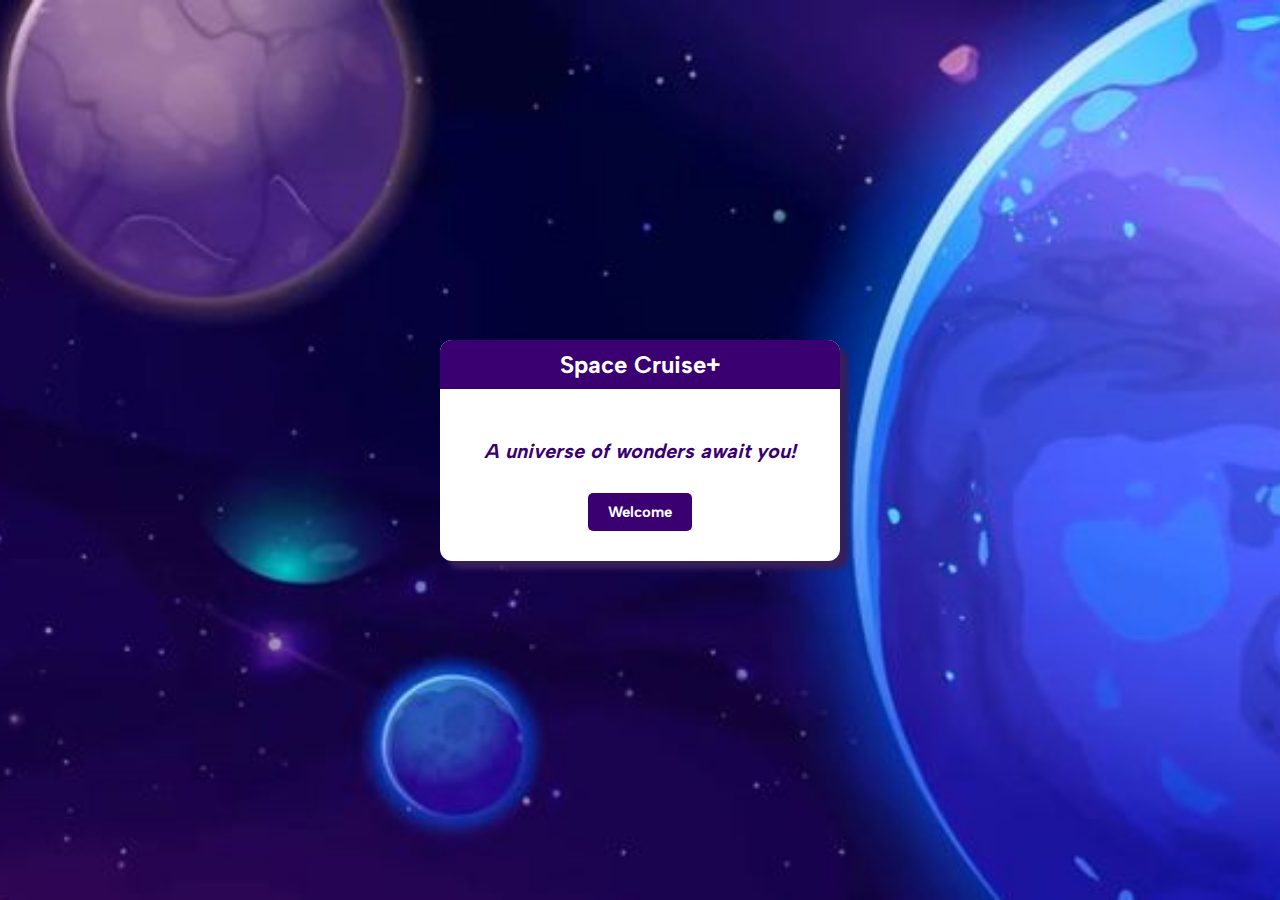
<file: index.html>
<!DOCTYPE html>
<html lang="en">
<head>
    <meta charset="UTF-8">
    <meta name="viewport" content="width=device-width, initial-scale=1.0">
    <title> Space Cruise | Welcome </title>
    <style>
        @font-face {
            font-family: 'Albert Sans Bold';
            src: url(AlbertSans-Bold.ttf) format('truetype');
        }
        body {
            font-family: 'Albert Sans Bold';
            background-image: url(spacebg.jpg.jpg);
            height: 100%;
            background-position: center;
            background-repeat: no-repeat;
            background-size: cover;
            display: flex;
            justify-content: center;
            align-items: center;
            height: 100vh;
            margin: 0;
        }

        .ticket {
            background-color: #fff;
            width: 400px;
            border-radius: 12px;
            overflow: hidden;
            box-shadow: 8px 8px 5px rgb(54, 31, 91);
        }

        .ticket-header {
            background-color: #3A0071;
            color: #fff;
            text-align: center;
            padding: 10px 0;
            font-size: 24px;
            font-weight: bold;
        }

        .ticket-body {
            padding: 30px;
            align-items: center;
        }

        .row {
            display: flex;
            justify-content: space-between;
            margin-bottom: 10px;
        }

        .row span {
            font-size: 16px;
        }

        .message {
            text-align: center;
            margin-top: 20px;
            font-size: 20px;
            font-style: italic;
            color: #3A0071;
        }

        .button-container {
            display: flex;
            justify-content: center;
            align-items: center;
            margin-top: 30px;
        }

        button {
            padding: 10px 20px;
            background-color: #3A0071;
            border: none;
            border-radius: 5px;
            color: white;
            font-family: "Albert Sans Bold";
            font-weight: bold;
            font-size: 15px;
            cursor: pointer;
            transition: background-color 0.3s;
        }

        button:hover {
            background-color: #8866ab;
        }
    </style>
</head>
<body>
    <!--Ticket Page-->
    <div class="ticket">
        <div class="ticket-header">
            Space Cruise+
        </div>
        <div class="ticket-body">
            <div class="ticket-content">
                <div class="message">
                    A universe of wonders await you!
                    <!--Continue button-->
                    <div class="button-container">
                        <button onclick="redirect()">Welcome</button>
                    </div>
                </div>
            </div>
        </div>
    </div>

    <script>
        //heyyy
        function redirect() {
            window.location.href = "todo.html"; 
        }
    </script>

</body>
</html>
</file>
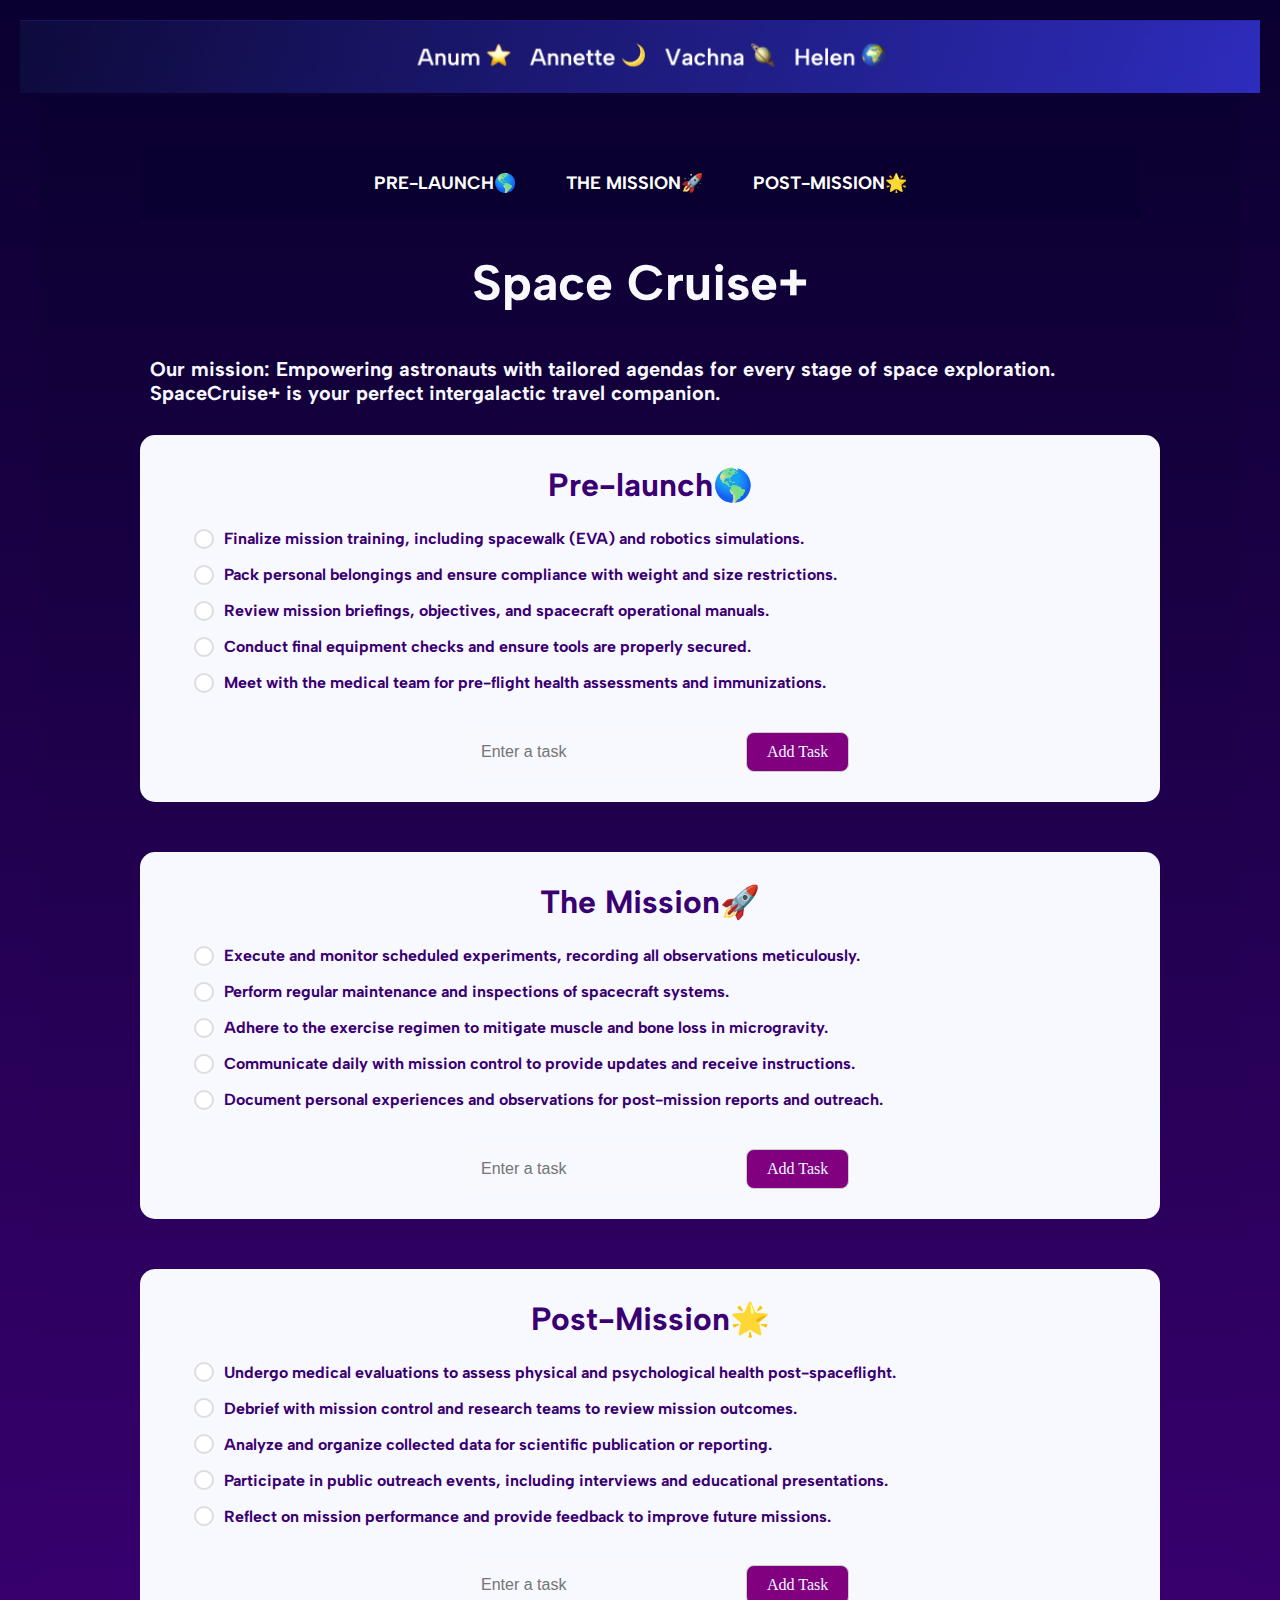
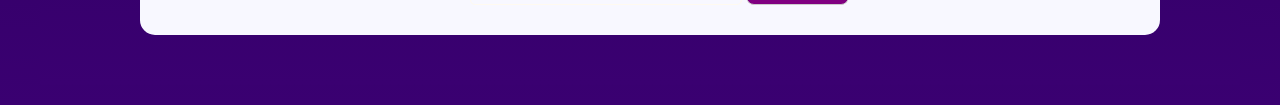
<file: todo.html>
<!doctype html>

<head>
    
    <title>Space Cruise+ | Workspace  </title>
    <link rel="stylesheet" href="styles.css">
    <style>
        /* Remove bullet points from the list */
        #task-list {
            list-style-type: none;
            padding: 0;
        }

        /* Hide delete buttons by default */
        li button {
            display: none;
        }

        /* Show delete button when hovering over the list item */
        li:hover button {
            display: inline-block;
        }

        button {
            background: purple;
    font-family: serif;
    font-size: 16px;
    border-radius: 8px;
    color: aliceblue;
    padding: 10px 20px; /* Adjust for proper sizing */
    border: 1px solid #ccc;
            display: inline-block;
    justify-content: center;
    cursor: pointer; /* Add a pointer cursor for better user experience */
    align-items: center; /* Centers text inside the button */
            
}

        .taskk {
            padding: 10px;
            
            font-size: 16px;
            width: 250px;
            border-radius: 5px;
            border: 1px solid floralwhite;
            background-color: ghostwhite;
            margin: auto;
            margin-left: 320px;
            margin-bottom: 20px;
            justify-content: center;  
           
        }

        li {
            display: flex;
            align-items: center;
            margin: 10px 0;
        }

        input[type="checkbox"] {
            width: 20px;
            height: 20px;
            border: 2px solid #ddd;
            border-radius: 50%;
            margin-right: 10px;
            cursor: pointer;
            background-color: #fff;
            position: relative;
            transition: background-color 0.3s, border-color 0.3s;
            -webkit-appearance: none;
            -moz-appearance: none;
        }

        input[type="checkbox"]:checked {
            background-color: purple;
            border-color: purple;
        }

        input[type="checkbox"]:checked::before {
            content: '✔';
            position: absolute;
            left: 4px;
            top: -2px;
            font-size: 16px;
            color: white;
            font-weight: bold;
        }

        li button {
            background: #e74c3c;
            font-family: sans-serif;
            font-size: 9px;
            color: white;
            padding: 2px;
            border: none;
            border-radius: 2px;
            cursor: pointer;
            transition: background-color 0.3s;
        }

        li button:hover {
            background: #c0392b;
        }

        li input[type="checkbox"]:checked + label {
            text-decoration: line-through;
            color: #aaa;
        }
.banner {
    width: 100%;
}

    </style>
</head>

<body>

    <img class="banner" src="banner.png"/> 
    <div class="webpage">
        <div class="text">
           
              <!-- Navigation Bar -->
            <nav class="navbar">
                <ul>
                    <li><a href="#mercury" class="nav-btn">Pre-Launch🌎</a></li>
                    <li><a href="#venus" class="nav-btn">The Mission🚀</a></li>
                    <li><a href="#mars" class="nav-btn">Post-Mission🌟</a></li>
                   
                </ul>
            </nav>  

            <h1 id="m-title" >Space Cruise+</h1>

           

            <p class="mission">Our mission: Empowering astronauts with tailored agendas for every stage of space exploration. SpaceCruise+ is your perfect intergalactic travel companion. </p>

            <!-- Predefined task sections for each planet -->
           
            
            <div id="planet">  
                
                
                <div id="mercury">
                <h1>Pre-launch🌎</h1>
                <ul id="task-list-mercury"></ul>
                
                <div id="align">
                <input type="text" class= "taskk" id="task-input-mercury" placeholder="Enter a task">
                <button onclick="addTask('mercury')">Add Task</button>
                </div>
            </div>
    
           
        </div>
            
            <div id= "space">
                
                </div>

        
        <div id="planet">
        
            <div id="venus">
                <h1>The Mission🚀</h1>
                <ul id="task-list-venus"></ul>
                
                 <div id="align">
                <input type="text" class= "taskk" id="task-input-venus" placeholder="Enter a task">
                <button  onclick="addTask('venus')">Add Task</button>
                </div> 
            </div>
        </div>

      
            <div id= "space">
                
                </div>
        
        <div id="planet">
            <div id="mars">
                <h1>Post-Mission🌟</h1>
                <ul id="task-list-mars"></ul>
                
                 <div id="align">
                <input type="text" class= "taskk" id="task-input-mars" placeholder="Enter a task">
                <button onclick="addTask('mars')">Add Task</button>
                </div>
            </div>
            
    
        </div>
        
                <div id= "space">
                
                </div>
            
        
                        </div>
        
        
            </div>
    </div>

            <script>
                // Predefined tasks for each planet
                const predefinedTasks = {
                    mercury: [
                        "Finalize mission training, including spacewalk (EVA) and robotics simulations. ",
                        "Pack personal belongings and ensure compliance with weight and size restrictions. ",
                        "Review mission briefings, objectives, and spacecraft operational manuals.",
                        "Conduct final equipment checks and ensure tools are properly secured. ",
                        "Meet with the medical team for pre-flight health assessments and immunizations.",
                    ],
                    venus: [
                        "Execute and monitor scheduled experiments, recording all observations meticulously.",
                        "Perform regular maintenance and inspections of spacecraft systems." ,
                        "Adhere to the exercise regimen to mitigate muscle and bone loss in microgravity.",
                        "Communicate daily with mission control to provide updates and receive instructions.",
                        "Document personal experiences and observations for post-mission reports and outreach.",
                        
                    ],
                    mars: [
                        "Undergo medical evaluations to assess physical and psychological health post-spaceflight.",
                        "Debrief with mission control and research teams to review mission outcomes.",
                        "Analyze and organize collected data for scientific publication or reporting.",
                        "Participate in public outreach events, including interviews and educational presentations.",
                        "Reflect on mission performance and provide feedback to improve future missions.",


],
                    
                };
                
                

                // Load predefined tasks on page load
                document.addEventListener("DOMContentLoaded", function() {
                    for (const planet in predefinedTasks) {
                        predefinedTasks[planet].forEach(function(task) {
                            createTaskElement(planet, task, false);
                        });
                    }

                    // Load tasks from localStorage
                    for (const planet in predefinedTasks) {
                        loadTasks(planet);
                    }
                });

                // Function to create a new task list item
                function createTaskElement(planet, taskText, checked) {
                    var ul = document.getElementById(`task-list-${planet}`);
                    var li = document.createElement("li");

                    // Create a checkbox
                    var checkbox = document.createElement("input");
                    checkbox.type = "checkbox";
                    checkbox.style.marginRight = "10px";
                    checkbox.checked = checked;

                    // Add event listener to handle checkbox change
                    checkbox.addEventListener('change', function() {
                        updateTaskState(planet, taskText, checkbox.checked);
                    });

                    // Create a label for the task
                    var label = document.createElement("label");
                    label.textContent = taskText;

                    // Create a delete button
                    var deleteButton = document.createElement("button");
                    deleteButton.textContent = "Delete";
                    deleteButton.style.marginLeft = "10px";
                    deleteButton.onclick = function () {
                        li.remove();
                        deleteTask(planet, taskText);
                    };

                    // Append the checkbox, label, and delete button to the list item
                    li.appendChild(checkbox);
                    li.appendChild(label);
                    li.appendChild(deleteButton);

                    // Add the list item to the task list
                    ul.appendChild(li);
                }

                // Function to add a task manually
                function addTask(planet) {
                    var input = document.getElementById(`task-input-${planet}`);
                    var taskText = input.value.trim();

                    if (taskText === "") {
                        alert("Please enter a task!");
                        return;
                    }

                    createTaskElement(planet, taskText, false);
                    saveTask(planet, taskText, false);
                    input.value = "";
                }

                // Function to save a task to localStorage
                function saveTask(planet, taskText, checked) {
                    var tasks = JSON.parse(localStorage.getItem(`tasks-${planet}`)) || [];
                    tasks.push({ text: taskText, checked: checked });
                    localStorage.setItem(`tasks-${planet}`, JSON.stringify(tasks));
                }

                // Function to load tasks from localStorage
                function loadTasks(planet) {
                    var tasks = JSON.parse(localStorage.getItem(`tasks-${planet}`)) || [];
                    tasks.forEach(function(task) {
                        createTaskElement(planet, task.text, task.checked);
                    });
                }

                // Function to update task state (checkbox checked/unchecked)
                function updateTaskState(planet, taskText, checked) {
                    var tasks = JSON.parse(localStorage.getItem(`tasks-${planet}`)) || [];
                    tasks.forEach(function(task) {
                        if (task.text === taskText) {
                            task.checked = checked;
                        }
                    });
                    localStorage.setItem(`tasks-${planet}`, JSON.stringify(tasks));
                }

                // Function to delete a task from localStorage
                function deleteTask(planet, taskText) {
                    var tasks = JSON.parse(localStorage.getItem(`tasks-${planet}`)) || [];
                    tasks = tasks.filter(function(task) {
                        return task.text !== taskText;
                    });
                    localStorage.setItem(`tasks-${planet}`, JSON.stringify(tasks));
                }
            </script>
    
</body>
</html>
</file>
<file: styles.css>
body
{
  background-image: linear-gradient(#0A002F, #3A0071);
}


h1 { text-align: center;}


#m-title {
    
    font-size: 50px;
    color: ghostwhite;
    font-style: bold;
    
        
}
.webpage
{
	width: 1200px;
	margin:auto;
	background-image: linear-gradient(#0A002F, #3A0071);  
    
}

.mission {
    font-size: 20px;
    color: ghostwhite;
    padding: 10px;
   
}

.text
{ 
	width: 1000px;
	margin: auto;
	padding-top: 50px;
    padding bottom:50px;
    color: #3A0071;
}


body {

    margin: 20px;
    font-family: "Albert Sans Bold";
}

@font-face {
            font-family: "Albert Sans Bold";
            src: url('AlbertSans-Bold.ttf') format('truetype');
        }

.label{
    
    text-align: left;
    margin: auto;
}



  html {
    scroll-behavior: smooth;
}







/* nav bar thingy*/

.navbar ul {
    margin-top:0 ;
    list-style: none;
    display: flex;
    justify-content: center;
    background-color: #0A002F; /* Color scheme */
    padding: 10px 0  ;
    margin-bottom: 20px;
    
}

.navbar li {
    margin: 5px /* Space between the buttons */
}

/* Style for Each Button */
.navbar .nav-btn {
    
    color: #ffffff; /* White text */
     padding-top: 0;
    padding: 10px 20px;
    font-size: 18px;
    text-transform: uppercase;
    border-radius: 5px;
    transition: background-color 1s ease, color 1s ease;
    text-decoration: none;
   
    
}

/* Button Hover Effect */
.navbar .nav-btn:hover {
    background-color: mediumpurple; /* Slightly darker shade */
    color: #e0a899; /* Darker text on hover */
}




/* Boxes new */

#planet {
   width: 1000px;
    margin:auto;
	background-color: ghostwhite;  
    padding: 10px;
    border-radius: 15px;
}


#space {
    
    width:200px;
    height: 50px;
}

#align
{
  
    justify-content: center; /* Horizontally aligns the elements */
    align-items: center; /* Ensures vertical alignment of input and button */

    margin-top: 20px; /* Optional: Adds space above the container */
    display: inline-block;
}


.new
{
     justify-content: center; /* Horizontally aligns the elements */
    align-items: center; /* Ensures vertical alignment of input and button */
    
}
</file>
